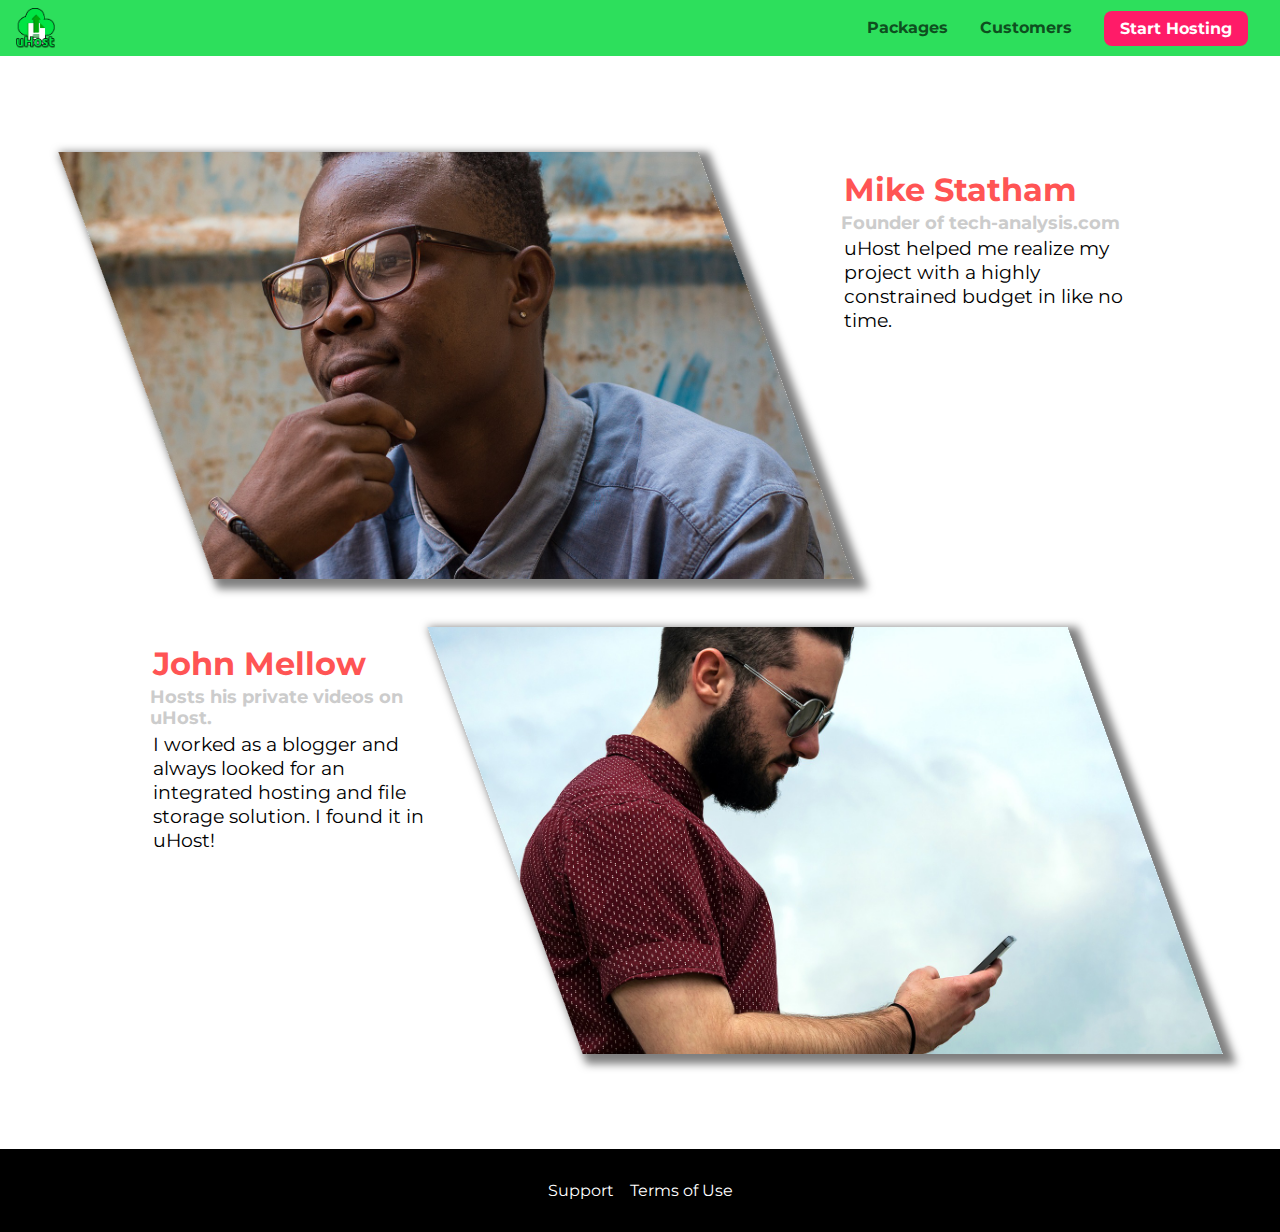
<file: uHost/customers/index.html>
<!DOCTYPE html>
<html lang="en">

<head>
    <meta charset="UTF-8">
    <meta name="viewport" content="width=device-width, initial-scale=1.0">
    <meta http-equiv="X-UA-Compatible" content="ie=edge">
    <title>uHost Customers</title>
    <link rel="shortcut icon" href="../favicon.png">
    <link rel="stylesheet" href="../shared.css">
    <link rel="stylesheet" href="customers.css">
</head>

<body>
    <div class="backdrop"></div>
    <header class="main-header">
        <div class="div_header">
            <button class="toggle-button">
                        <span class="toggle-button__bar"></span>
                        <span class="toggle-button__bar"></span>
                        <span class="toggle-button__bar"></span>
            </button>
            <a href="../Demo.html" class="main-header__brand">
                <img src="../images/uhost-icon.png" alt="uHost">
            </a>
        </div>
        <nav class="main-nav">
            <ul class="main-nav__items">
                <li class="main-nav__item">
                    <a href="../packages/index.html">Packages</a>
                </li>
                <li class="main-nav__item">
                    <a href="customers/index.html">Customers</a>
                </li>
                <li class="main-nav__item main-nav__item--cta">
                    <a href="../start-hosting/index.html">Start Hosting</a>
                </li>
            </ul>
        </nav>
    </header>
    <nav class="mobile-nav">
            <ul class="mobile-nav__items">
                <li class="mobile-nav__item">
                    <a href="../packages/index.html">Packages</a>
                </li>
                <li class="mobile-nav__item">
                    <a href="customers/index.html">Customers</a>
                </li>
                <li class="mobile-nav__item mobile-nav__item--cta">
                    <a href="../start-hosting/index.html">Start Hosting</a>
                </li>
            </ul>
        </nav>
    <main>
        <div>
            <div class="testimonial" id="customer-1">
                <div class="testimonial__image-container">
                    <img src="../images/customer-1.jpg" alt="Mike Statham - Customer" class="testimonial__image">
                </div>
                <div class="testimonial__info">
                    <h1 class="testimonial__name">Mike Statham</h1>
                    <h2 class="testimonial__subtitle">Founder of
                        <a href="tech-analysis.com">tech-analysis.com</a>
                    </h2>
                    <p class="testimonial__text">uHost helped me realize my project with a highly constrained budget in like no time.</p>
                </div>
            </div>
            <div class="testimonial" id="customer-2">

                <div class="testimonial__info">
                    <h1 class="testimonial__name">John Mellow</h1>
                    <h2 class="testimonial__subtitle">Hosts his private videos on uHost.
                    </h2>
                    <p class="testimonial__text">I worked as a blogger and always looked for an integrated hosting and file storage solution. I found
                        it in uHost!
                    </p>
                </div>
                <div class="testimonial__image-container">
                    <img src="../images/customer-2.jpg" alt="John Mellow - Customer" class="testimonial__image">
                </div>
            </div>
        </div>
    </main>
    <footer class="main-footer">
        <nav>
            <ul class="main-footer__links">
                <li class="main-footer__link">
                    <a href="#">Support</a>
                </li>
                <li class="main-footer__link">
                    <a href="#">Terms of Use</a>
                </li>
            </ul>
        </nav>
    </footer>
    <script src="../shared.js"></script>
</body>

</html>
</file>
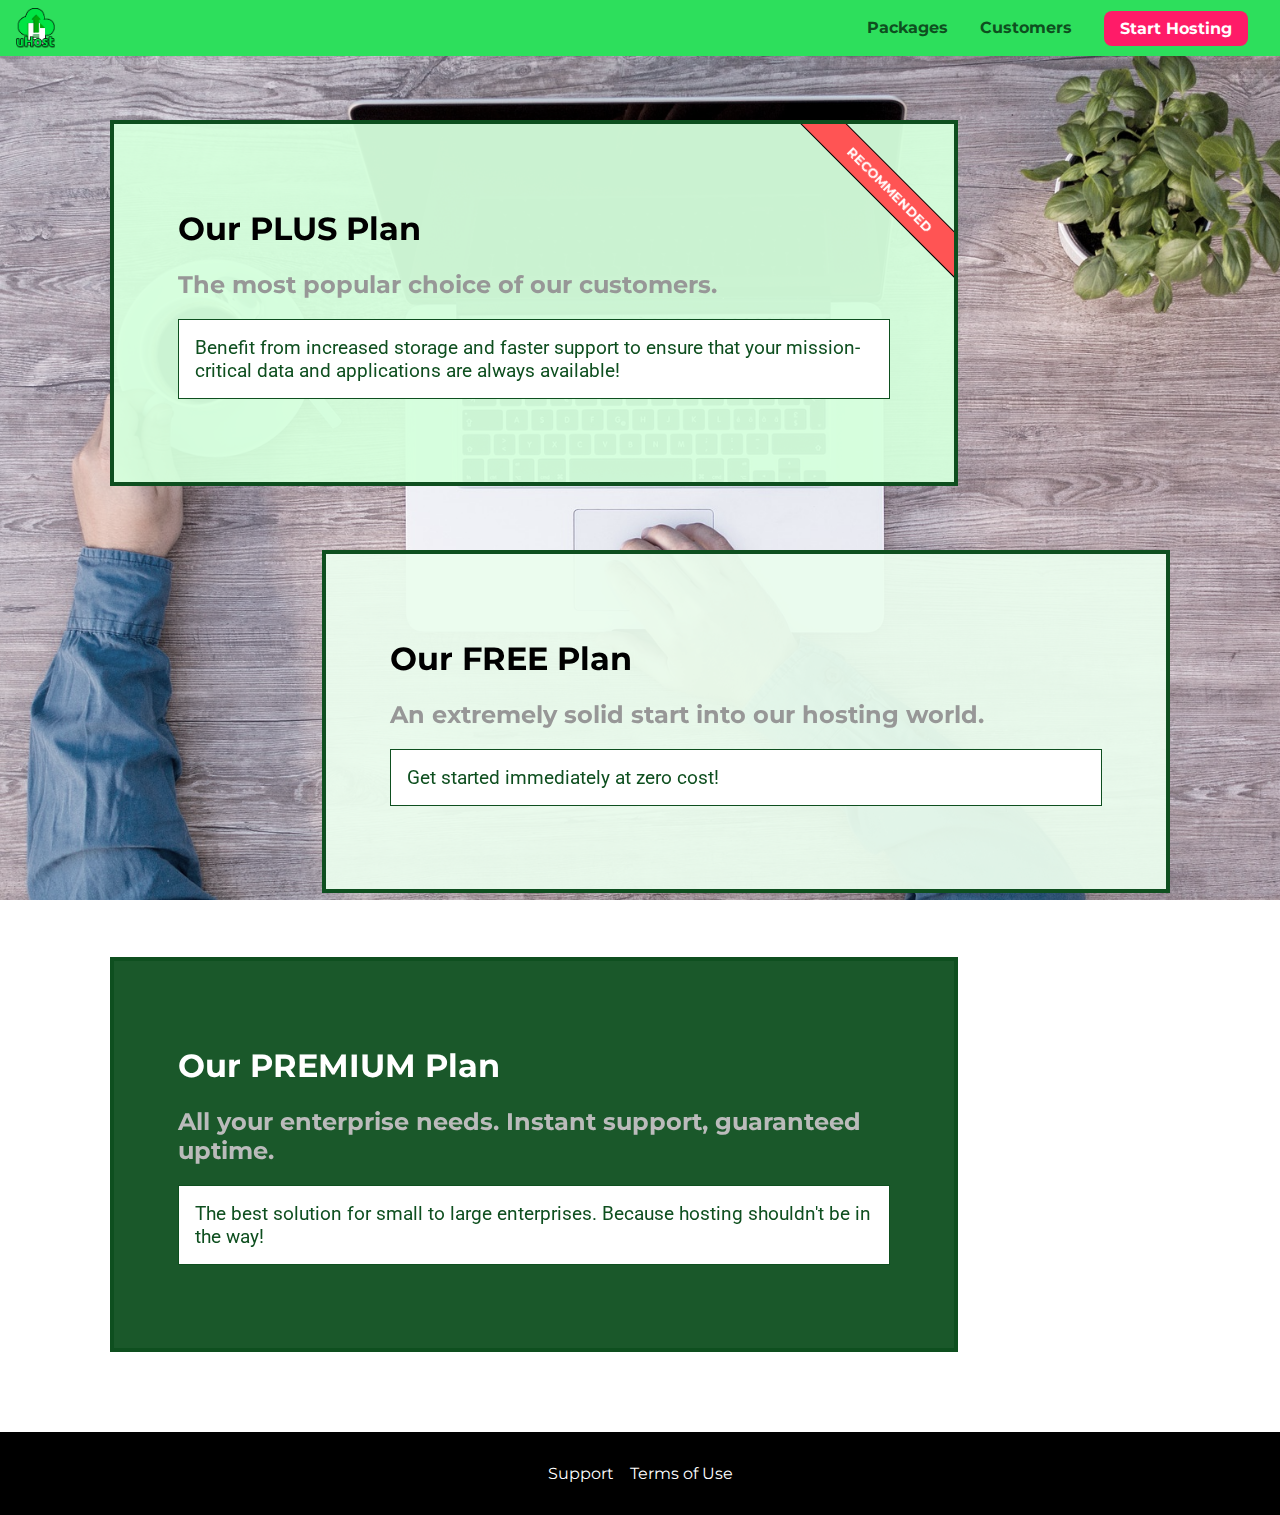
<file: uHost/packages/index.html>
<!DOCTYPE html>
<html lang="en">

<head>
    <meta charset="UTF-8">
    <meta http-equiv="X-UA_Compatible" content="ie=edge">
    <meta name="viewport" content="width=device-width, initial-scale=1.0">
    <title>uHost Packages</title>
    <link rel="shortcut icon" href="../favicon.png">
    <link rel="stylesheet" href="../shared.css">
    <link rel="stylesheet" href="packages.css">
</head>

<body>
    <div class="backdrop"></div>
    <div class="background"></div>
    <header class="main-header">
        <div class="div_header">
            <button class="toggle-button">
                        <span class="toggle-button__bar"></span>
                        <span class="toggle-button__bar"></span>
                        <span class="toggle-button__bar"></span>
            </button>
            <a href="../Demo.html" class="main-header__brand">
                <img src="../images/uhost-icon.png" alt="uHost">
            </a>
        </div>
        <nav class="main-nav">
            <ul class="main-nav__items">
                <li class="main-nav__item">
                    <a href="index.html">Packages</a>
                </li>
                <li class="main-nav__item">
                    <a href="../customers/index.html">Customers</a>
                </li>
                <li class="main-nav__item main-nav__item--cta">
                    <a href="../start-hosting/index.html">Start Hosting</a>
                </li>
            </ul>
        </nav>
    </header>
    <nav class="mobile-nav">
            <ul class="mobile-nav__items">
                <li class="mobile-nav__item">
                    <a href="packages/index.html">Packages</a>
                </li>
                <li class="mobile-nav__item">
                    <a href="../customers/index.html">Customers</a>
                </li>
                <li class="mobile-nav__item mobile-nav__item--cta">
                    <a href="../start-hosting/index.html">Start Hosting</a>
                </li>
            </ul>
        </nav>
    <main>
        <section class="packages-infos" id="plus">
            <a href="#" class="packages-info">
                <h1 class="packages-info__title">Our PLUS Plan</h1>
                <h2 class="packages-info__badge">RECOMMENDED</h2>
                <h2 class="packages-info__subtitle">The most popular choice of our customers.</h2>
                <p class="packages-info__benefit">Benefit from increased storage and faster support to ensure that your mission-critical data and applications
                    are always available!</p>
            </a>
        </section>
        <section class="packages-infos" id="free">
            <a href="#" class="packages-info">
                <h1 class="packages-info__title">Our FREE Plan</h1>
                <h2 class="packages-info__subtitle">An extremely solid start into our hosting world.</h2>
                <p class="packages-info__benefit">Get started immediately at zero cost!</p>
            </a>
        </section>
        <div class="clearfix"></div>
        <section class="packages-infos" id="premium">
            <a href="#" class="packages-info">
                <h1 class="packages-info__title">Our PREMIUM Plan</h1>
                <h2 class="packages-info__subtitle">All your enterprise needs. Instant support, guaranteed uptime. </h2>
                <p class="packages-info__benefit">The best solution for small to large enterprises. Because hosting shouldn't be in the way!</p>
            </a>
        </section>
    </main>
    <footer class="main-footer">
        <nav>
            <ul class="main-footer__links">
                <li class="main-footer__link">
                    <a href="#">Support</a>
                </li>
                <li class="main-footer__link">
                    <a href="#">Terms of Use</a>
                </li>
            </ul>
        </nav>
    </footer>
    <script src="../shared.js"></script>
</body>

</html>
</file>
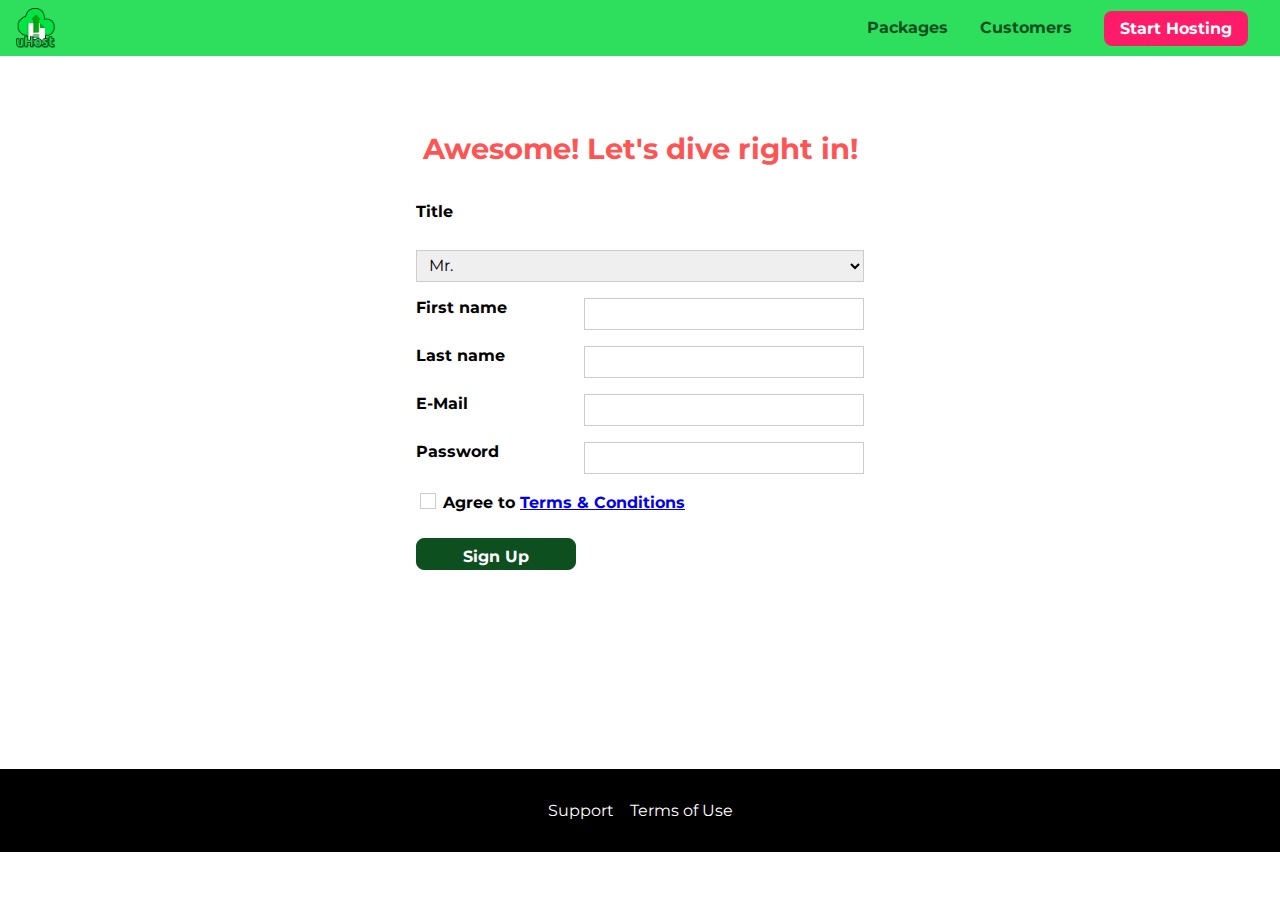
<file: uHost/start-hosting/index.html>
<!DOCTYPE html>
<html lang="en">

<head>
    <meta charset="UTF-8">
    <meta name="viewport" content="width=device-width, initial-scale=1.0">
    <meta http-equiv="X-UA-Compatible" content="ie=edge">
    <title>uHost Signup</title>
    <link rel="shortcut icon" href="../favicon.png">
    <link rel="stylesheet" href="../shared.css">
    <link rel="stylesheet" href="start-hosting.css">
</head>

<body>
    <div class="backdrop"></div>
    <header class="main-header">
        <div>
            <button class="toggle-button">
                <span class="toggle-button__bar"></span>
                <span class="toggle-button__bar"></span>
                <span class="toggle-button__bar"></span>
            </button>
            <a href="../Demo.html" class="main-header__brand">
                <img src="../images/uhost-icon.png" alt="uHost - Your favorite hosting company">
            </a>
        </div>
        <nav class="main-nav">
            <ul class="main-nav__items">
                <li class="main-nav__item">
                    <a href="../packages/index.html">Packages</a>
                </li>
                <li class="main-nav__item">
                    <a href="../customers/index.html">Customers</a>
                </li>
                <li class="main-nav__item main-nav__item--cta">
                    <a href="index.html">Start Hosting</a>
                </li>
            </ul>
        </nav>
    </header>
    <nav class="mobile-nav">
        <ul class="mobile-nav__items">
            <li class="mobile-nav__item">
                <a href="../packages/index.html">Packages</a>
            </li>
            <li class="mobile-nav__item">
                <a href="../customers/index.html">Customers</a>
            </li>
            <li class="mobile-nav__item mobile-nav__item--cta">
                <a href="index.html">Start Hosting</a>
            </li>
        </ul>
    </nav>
    <main class="signup-page">
        <h1 class="signup-title">Awesome! Let's dive right in!</h1>
        <form action="index.html" class="signup-form">
            <label for="title">Title</label>
            <select id="title">
                <option value="mr">Mr.</option>
                <option value="ms">Ms.</option>
            </select>
            <label for="first-name">First name</label>
            <input type="text" id="first-name">
            <label for="last-name">Last name</label>
            <input type="text" id="last-name">
            <label for="email">E-Mail</label>
            <input type="email" id="email">
            <label for="password">Password</label>
            <input type="password" id="password">
            <div class="signup-form__checkbox">
                <input type="checkbox" id="agree-terms">
            <label for="agree-terms">Agree to
                <a href="#">Terms &amp; Conditions</a>
            </label>
            </div>
            <button type="submit" class="button">Sign Up</button>
        </form>
    </main>
    <footer class="main-footer">
        <nav>
            <ul class="main-footer__links">
                <li class="main-footer__link">
                    <a href="#">Support</a>
                </li>
                <li class="main-footer__link">
                    <a href="#">Terms of Use</a>
                </li>
            </ul>
        </nav>
    </footer>
    <script src="../shared.js"></script>
</body>

</html>
</file>
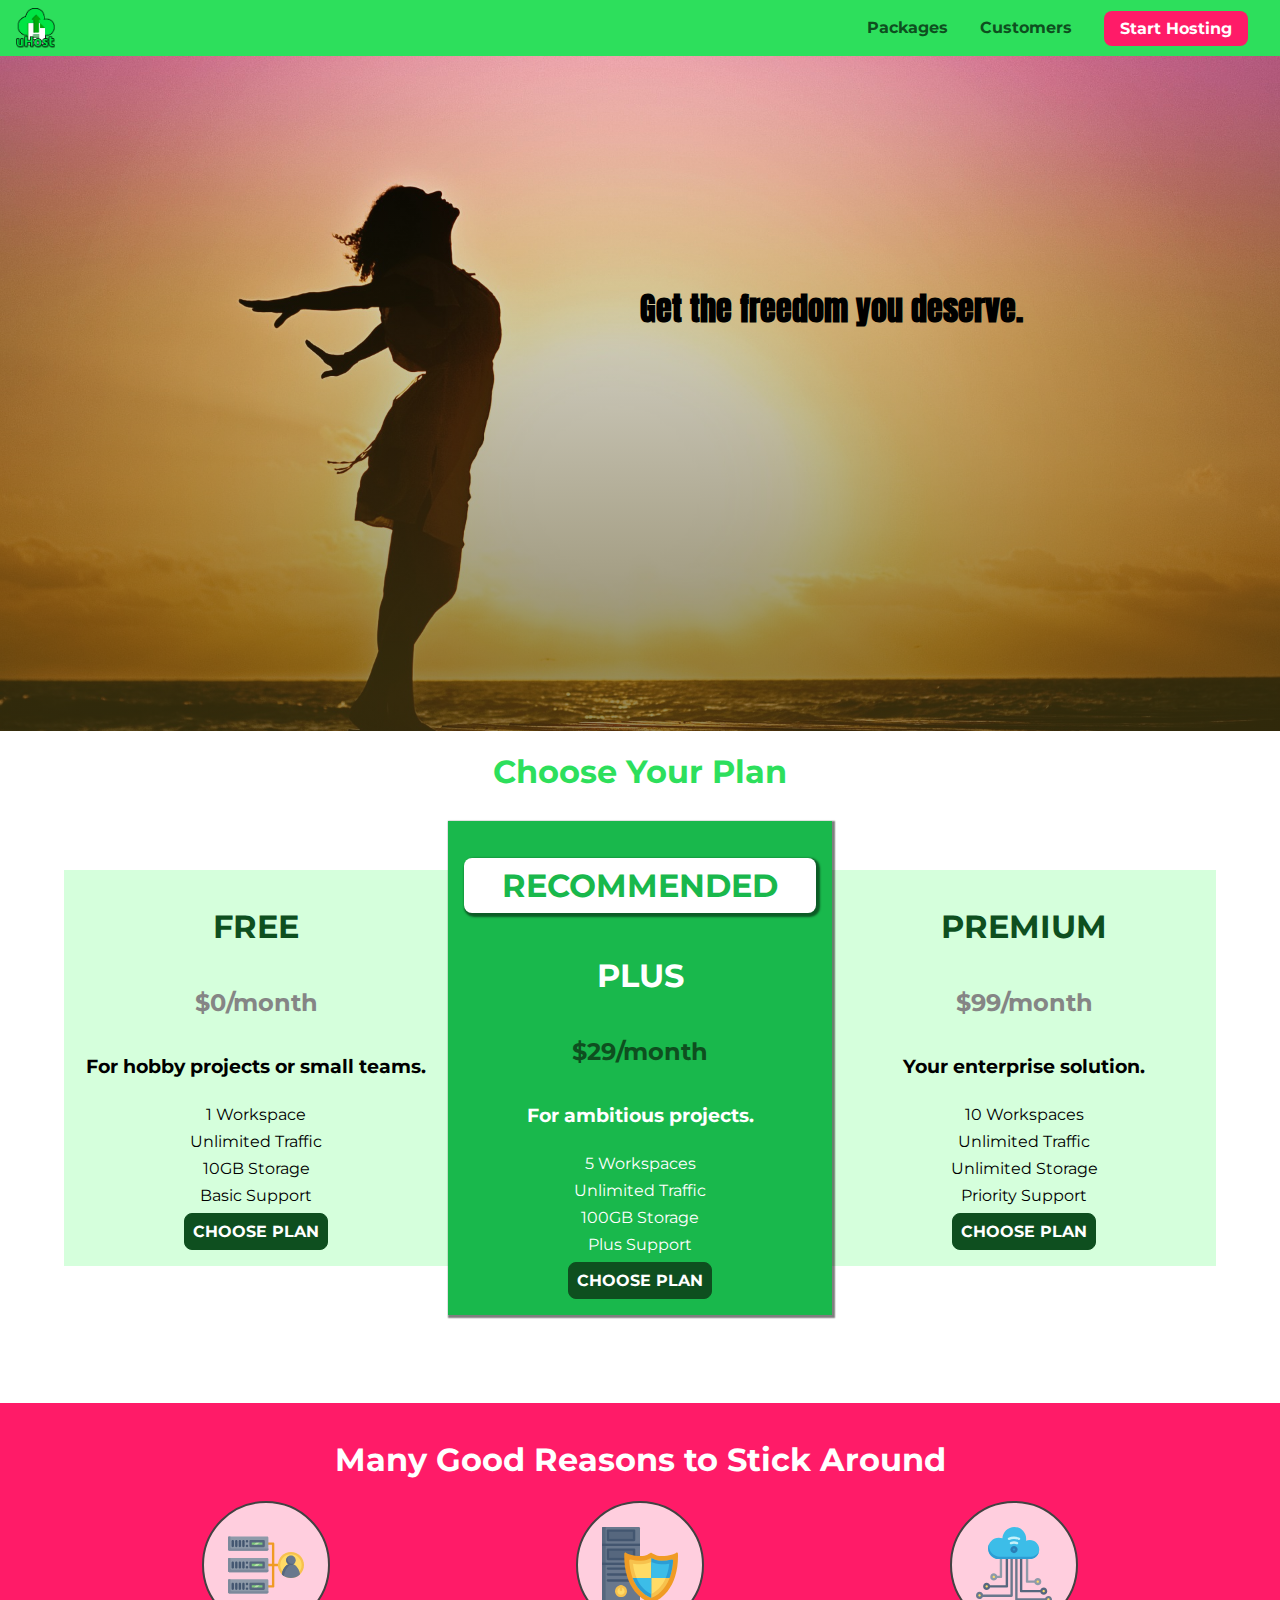
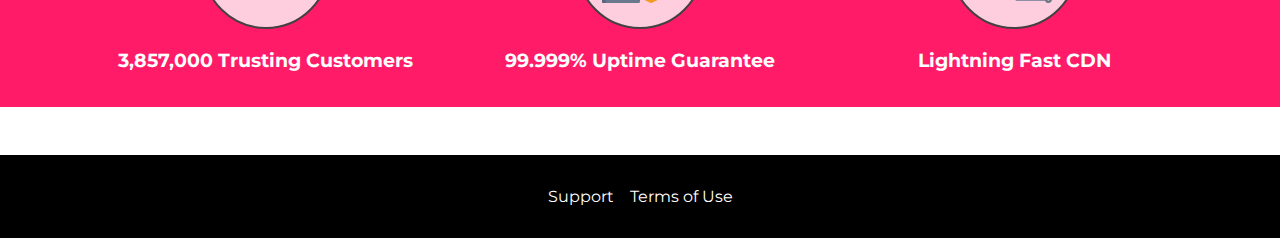
<file: uHost/Demo.html>
<!DOCTYPE html>
<html lang="en">
  <head>
    <meta charset="UTF-8" />
    <meta http-equiv="X-UA_Compatible" content="ie=edge" />
    <meta name="viewport" content="width=device-width, initial-scale=1.0" />
    <title>uHost</title>
    <link rel="shortcut icon" href="favicon.png" />
    <link rel="stylesheet" href="shared.css" />
    <link rel="stylesheet" href="main.css" />
  </head>

  <body>
    <div class="backdrop"></div>
    <div class="modal">
      <h1 class="modal__title">Do you want to continue?</h1>
      <div class="modal__actions">
        <a href="start-hosting/index.html" class="modal__action">Yes!</a>
        <button class="modal__action modal__action--negative" type="button">
          No!
        </button>
      </div>
    </div>
    <header class="main-header">
      <div class="div_header">
        <button class="toggle-button">
          <span class="toggle-button__bar"></span>
          <span class="toggle-button__bar"></span>
          <span class="toggle-button__bar"></span>
        </button>
        <a href="Demo.html" class="main-header__brand">
          <img src="images/uhost-icon.png" />
        </a>
      </div>
      <nav class="main-nav">
        <ul class="main-nav__items">
          <li class="main-nav__item">
            <a href="packages/index.html">Packages</a>
          </li>
          <li class="main-nav__item">
            <a href="customers/index.html">Customers</a>
          </li>
          <li class="main-nav__item main-nav__item--cta">
            <a href="start-hosting/index.html">Start Hosting</a>
          </li>
        </ul>
      </nav>
    </header>
    <nav class="mobile-nav">
      <ul class="mobile-nav__items">
        <li class="mobile-nav__item">
          <a href="packages/index.html">Packages</a>
        </li>
        <li class="mobile-nav__item">
          <a href="customers/index.html">Customers</a>
        </li>
        <li class="mobile-nav__item mobile-nav__item--cta">
          <a href="start-hosting/index.html">Start Hosting</a>
        </li>
      </ul>
    </nav>
    <main>
      <section id="product-overview">
        <h1>Get the freedom you deserve.</h1>
      </section>
      <section id="plans">
        <h1 class="section-title">Choose Your Plan</h1>
        <div class="plans__list">
          <article class="plan">
            <h1 class="plan__title">FREE</h1>
            <h2 class="plan__price">$0/month</h2>
            <h3>For hobby projects or small teams.</h3>
            <ul class="plan__features">
              <li class="plan__feature">1 Workspace</li>
              <li class="plan__feature">Unlimited Traffic</li>
              <li class="plan__feature">10GB Storage</li>
              <li class="plan__feature">Basic Support</li>
            </ul>
            <div>
              <button class="button">CHOOSE PLAN</button>
            </div>
          </article>
          <article class="plan plan--highlighted">
            <h1 class="plan__annotation">RECOMMENDED</h1>
            <h1 class="plan__title">PLUS</h1>
            <h2 class="plan__price">$29/month</h2>
            <h3>For ambitious projects.</h3>
            <ul class="plan__features">
              <li class="plan__feature">5 Workspaces</li>
              <li class="plan__feature">Unlimited Traffic</li>
              <li class="plan__feature">100GB Storage</li>
              <li class="plan__feature">Plus Support</li>
            </ul>
            <div>
              <button class="button">CHOOSE PLAN</button>
            </div>
          </article>
          <article class="plan">
            <h1 class="plan__title">PREMIUM</h1>
            <h2 class="plan__price">$99/month</h2>
            <h3>Your enterprise solution.</h3>
            <ul class="plan__features">
              <li class="plan__feature">10 Workspaces</li>
              <li class="plan__feature">Unlimited Traffic</li>
              <li class="plan__feature">Unlimited Storage</li>
              <li class="plan__feature">Priority Support</li>
            </ul>
            <div>
              <button class="button">CHOOSE PLAN</button>
            </div>
          </article>
        </div>
      </section>
      <section id="key-features">
        <h1 class="section-title">Many Good Reasons to Stick Around</h1>
        <ul class="key-feature__list">
          <li class="key-feature">
            <div class="key-feature__image">
              <svg viewBox="0 0 512 512">
                <path
                  style="fill:#F09B24;"
                  d="M344,248h-32V112c0-4.418-3.582-8-8-8h-40c-4.418,0-8,3.582-8,8s3.582,8,8,8h32v128h-32  c-4.418,0-8,3.582-8,8s3.582,8,8,8h32v128h-32c-4.418,0-8,3.582-8,8s3.582,8,8,8h40c4.418,0,8-3.582,8-8V264h32c4.418,0,8-3.582,8-8  S348.418,248,344,248z"
                />
                <path
                  style="fill:#8E9AA9;"
                  d="M264,64H8c-4.418,0-8,3.582-8,8v80c0,4.418,3.582,8,8,8h256c4.418,0,8-3.582,8-8V72  C272,67.582,268.418,64,264,64z"
                />
                <path
                  style="fill:#7C899B;"
                  d="M24,144c-4.418,0-8-3.582-8-8V64H8c-4.418,0-8,3.582-8,8v80c0,4.418,3.582,8,8,8h256  c4.418,0,8-3.582,8-8v-8H24z"
                />
                <rect
                  x="152"
                  y="96"
                  style="fill:#B8E3A8;"
                  width="88"
                  height="32"
                />
                <g>
                  <polygon
                    style="fill:#7EC97D;"
                    points="152,96 152,128 166,128 198,96  "
                  />
                  <polygon
                    style="fill:#7EC97D;"
                    points="220,96 188,128 240,128 240,96  "
                  />
                </g>
                <path
                  style="fill:#56677E;"
                  d="M240,136h-88c-4.418,0-8-3.582-8-8V96c0-4.418,3.582-8,8-8h88c4.418,0,8,3.582,8,8v32  C248,132.418,244.418,136,240,136z M160,120h72v-16h-72V120z"
                />
                <g>
                  <path
                    style="fill:#435670;"
                    d="M32,136c-4.418,0-8-3.582-8-8V96c0-4.418,3.582-8,8-8s8,3.582,8,8v32C40,132.418,36.418,136,32,136z   "
                  />
                  <path
                    style="fill:#435670;"
                    d="M56,136c-4.418,0-8-3.582-8-8V96c0-4.418,3.582-8,8-8s8,3.582,8,8v32C64,132.418,60.418,136,56,136z   "
                  />
                  <path
                    style="fill:#435670;"
                    d="M80,136c-4.418,0-8-3.582-8-8V96c0-4.418,3.582-8,8-8s8,3.582,8,8v32C88,132.418,84.418,136,80,136z   "
                  />
                  <path
                    style="fill:#435670;"
                    d="M104,136c-4.418,0-8-3.582-8-8V96c0-4.418,3.582-8,8-8s8,3.582,8,8v32   C112,132.418,108.418,136,104,136z"
                  />
                  <path
                    style="fill:#435670;"
                    d="M128,105c-4.418,0-8-3.582-8-8v-1c0-4.418,3.582-8,8-8s8,3.582,8,8v1   C136,101.418,132.418,105,128,105z"
                  />
                  <path
                    style="fill:#435670;"
                    d="M128,136c-4.418,0-8-3.582-8-8v-1c0-4.418,3.582-8,8-8s8,3.582,8,8v1   C136,132.418,132.418,136,128,136z"
                  />
                </g>
                <path
                  style="fill:#8E9AA9;"
                  d="M264,208H8c-4.418,0-8,3.582-8,8v80c0,4.418,3.582,8,8,8h256c4.418,0,8-3.582,8-8v-80  C272,211.582,268.418,208,264,208z"
                />
                <path
                  style="fill:#7C899B;"
                  d="M24,288c-4.418,0-8-3.582-8-8v-72H8c-4.418,0-8,3.582-8,8v80c0,4.418,3.582,8,8,8h256  c4.418,0,8-3.582,8-8v-8H24z"
                />
                <rect
                  x="152"
                  y="240"
                  style="fill:#B8E3A8;"
                  width="88"
                  height="32"
                />
                <g>
                  <polygon
                    style="fill:#7EC97D;"
                    points="152,240 152,272 166,272 198,240  "
                  />
                  <polygon
                    style="fill:#7EC97D;"
                    points="220,240 188,272 240,272 240,240  "
                  />
                </g>
                <path
                  style="fill:#56677E;"
                  d="M240,280h-88c-4.418,0-8-3.582-8-8v-32c0-4.418,3.582-8,8-8h88c4.418,0,8,3.582,8,8v32  C248,276.418,244.418,280,240,280z M160,264h72v-16h-72V264z"
                />
                <g>
                  <path
                    style="fill:#435670;"
                    d="M32,280c-4.418,0-8-3.582-8-8v-32c0-4.418,3.582-8,8-8s8,3.582,8,8v32C40,276.418,36.418,280,32,280   z"
                  />
                  <path
                    style="fill:#435670;"
                    d="M56,280c-4.418,0-8-3.582-8-8v-32c0-4.418,3.582-8,8-8s8,3.582,8,8v32C64,276.418,60.418,280,56,280   z"
                  />
                  <path
                    style="fill:#435670;"
                    d="M80,280c-4.418,0-8-3.582-8-8v-32c0-4.418,3.582-8,8-8s8,3.582,8,8v32C88,276.418,84.418,280,80,280   z"
                  />
                  <path
                    style="fill:#435670;"
                    d="M104,280c-4.418,0-8-3.582-8-8v-32c0-4.418,3.582-8,8-8s8,3.582,8,8v32   C112,276.418,108.418,280,104,280z"
                  />
                  <path
                    style="fill:#435670;"
                    d="M128,249c-4.418,0-8-3.582-8-8v-1c0-4.418,3.582-8,8-8s8,3.582,8,8v1   C136,245.418,132.418,249,128,249z"
                  />
                  <path
                    style="fill:#435670;"
                    d="M128,280c-4.418,0-8-3.582-8-8v-1c0-4.418,3.582-8,8-8s8,3.582,8,8v1   C136,276.418,132.418,280,128,280z"
                  />
                </g>
                <path
                  style="fill:#8E9AA9;"
                  d="M264,352H8c-4.418,0-8,3.582-8,8v80c0,4.418,3.582,8,8,8h256c4.418,0,8-3.582,8-8v-80  C272,355.582,268.418,352,264,352z"
                />
                <path
                  style="fill:#7C899B;"
                  d="M24,432c-4.418,0-8-3.582-8-8v-72H8c-4.418,0-8,3.582-8,8v80c0,4.418,3.582,8,8,8h256  c4.418,0,8-3.582,8-8v-8H24z"
                />
                <rect
                  x="152"
                  y="384"
                  style="fill:#B8E3A8;"
                  width="88"
                  height="32"
                />
                <g>
                  <polygon
                    style="fill:#7EC97D;"
                    points="152,384 152,416 166,416 198,384  "
                  />
                  <polygon
                    style="fill:#7EC97D;"
                    points="220,384 188,416 240,416 240,384  "
                  />
                </g>
                <path
                  style="fill:#56677E;"
                  d="M240,424h-88c-4.418,0-8-3.582-8-8v-32c0-4.418,3.582-8,8-8h88c4.418,0,8,3.582,8,8v32  C248,420.418,244.418,424,240,424z M160,408h72v-16h-72V408z"
                />
                <g>
                  <path
                    style="fill:#435670;"
                    d="M32,424c-4.418,0-8-3.582-8-8v-32c0-4.418,3.582-8,8-8s8,3.582,8,8v32C40,420.418,36.418,424,32,424   z"
                  />
                  <path
                    style="fill:#435670;"
                    d="M56,424c-4.418,0-8-3.582-8-8v-32c0-4.418,3.582-8,8-8s8,3.582,8,8v32C64,420.418,60.418,424,56,424   z"
                  />
                  <path
                    style="fill:#435670;"
                    d="M80,424c-4.418,0-8-3.582-8-8v-32c0-4.418,3.582-8,8-8s8,3.582,8,8v32C88,420.418,84.418,424,80,424   z"
                  />
                  <path
                    style="fill:#435670;"
                    d="M104,424c-4.418,0-8-3.582-8-8v-32c0-4.418,3.582-8,8-8s8,3.582,8,8v32   C112,420.418,108.418,424,104,424z"
                  />
                  <path
                    style="fill:#435670;"
                    d="M128,393c-4.418,0-8-3.582-8-8v-1c0-4.418,3.582-8,8-8s8,3.582,8,8v1   C136,389.418,132.418,393,128,393z"
                  />
                  <path
                    style="fill:#435670;"
                    d="M128,424c-4.418,0-8-3.582-8-8v-1c0-4.418,3.582-8,8-8s8,3.582,8,8v1   C136,420.418,132.418,424,128,424z"
                  />
                </g>
                <path
                  style="fill:#F7C14D;"
                  d="M424,168c-48.523,0-88,39.477-88,88s39.477,88,88,88s88-39.477,88-88S472.523,168,424,168z"
                />
                <path
                  style="fill:#FFDB66;"
                  d="M424,184c-39.701,0-72,32.299-72,72s32.299,72,72,72s72-32.299,72-72S463.701,184,424,184z"
                />
                <path
                  style="fill:#69788D;"
                  d="M484.893,314.16C476.393,274.588,451.922,248,424,248s-52.393,26.588-60.893,66.16  c-0.605,2.82,0.354,5.749,2.511,7.664C381.731,336.124,402.465,344,424,344s42.269-7.876,58.381-22.176  C484.539,319.909,485.498,316.98,484.893,314.16z"
                />
                <path
                  style="fill:#56677E;"
                  d="M434.053,249.171C430.768,248.403,427.411,248,424,248c-27.922,0-52.393,26.588-60.893,66.16  c-0.605,2.82,0.354,5.749,2.511,7.664c3.383,3.002,6.979,5.703,10.734,8.125C384.904,286.243,407.373,255.378,434.053,249.171z"
                />
                <path
                  style="fill:#69788D;"
                  d="M424,192c-17.645,0-32,14.355-32,32s14.355,32,32,32s32-14.355,32-32S441.645,192,424,192z"
                />
                <path
                  style="fill:#56677E;"
                  d="M432,248c-17.645,0-32-14.355-32-32c0-6.783,2.128-13.076,5.742-18.258  C397.444,203.53,392,213.138,392,224c0,17.645,14.355,32,32,32c10.862,0,20.471-5.444,26.258-13.742  C445.076,245.872,438.783,248,432,248z"
                />
              </svg>
            </div>
            <p class="key-feature__description">3,857,000 Trusting Customers</p>
          </li>
          <li class="key-feature">
            <div class="key-feature__image">
              <svg viewBox="0 0 512 512">
                <path
                  style="fill:#69788D;"
                  d="M248,0H8C3.582,0,0,3.582,0,8v496c0,4.418,3.582,8,8,8h240c4.418,0,8-3.582,8-8V8  C256,3.582,252.418,0,248,0z"
                />
                <path
                  style="fill:#56677E;"
                  d="M24,504V8c0-4.418,3.582-8,8-8H8C3.582,0,0,3.582,0,8v496c0,4.418,3.582,8,8,8h24  C27.582,512,24,508.418,24,504z"
                />
                <g>
                  <rect
                    x="0"
                    y="112"
                    style="fill:#435670;"
                    width="256"
                    height="16"
                  />
                  <rect
                    x="0"
                    y="240"
                    style="fill:#435670;"
                    width="256"
                    height="16"
                  />
                </g>
                <path
                  style="fill:#F7C14D;"
                  d="M128,392c-22.056,0-40,17.944-40,40s17.944,40,40,40s40-17.944,40-40S150.056,392,128,392z"
                />
                <path
                  style="fill:#FFDB66;"
                  d="M128,408c-13.233,0-24,10.767-24,24s10.767,24,24,24s24-10.767,24-24S141.233,408,128,408z"
                />
                <path
                  style="fill:#F7C14D;"
                  d="M128,392c-2.739,0-5.414,0.278-8,0.805V424c0,4.418,3.582,8,8,8c4.418,0,8-3.582,8-8v-31.195  C133.414,392.278,130.739,392,128,392z"
                />
                <g>
                  <path
                    style="fill:#435670;"
                    d="M216,288H40c-4.418,0-8-3.582-8-8s3.582-8,8-8h176c4.418,0,8,3.582,8,8S220.418,288,216,288z"
                  />
                  <path
                    style="fill:#435670;"
                    d="M216,328H40c-4.418,0-8-3.582-8-8s3.582-8,8-8h176c4.418,0,8,3.582,8,8S220.418,328,216,328z"
                  />
                  <path
                    style="fill:#435670;"
                    d="M216,368H40c-4.418,0-8-3.582-8-8s3.582-8,8-8h176c4.418,0,8,3.582,8,8S220.418,368,216,368z"
                  />
                  <path
                    style="fill:#435670;"
                    d="M216,16H40c-4.418,0-8,3.582-8,8v64c0,4.418,3.582,8,8,8h176c4.418,0,8-3.582,8-8V24   C224,19.582,220.418,16,216,16z"
                  />
                </g>
                <rect
                  x="48"
                  y="32"
                  style="fill:#56677E;"
                  width="160"
                  height="48"
                />
                <path
                  style="fill:#435670;"
                  d="M216,144H40c-4.418,0-8,3.582-8,8v64c0,4.418,3.582,8,8,8h176c4.418,0,8-3.582,8-8v-64  C224,147.582,220.418,144,216,144z"
                />
                <rect
                  x="48"
                  y="160"
                  style="fill:#56677E;"
                  width="160"
                  height="48"
                />
                <path
                  style="fill:#F09B24;"
                  d="M511.747,180.237c-0.194-6.537-8.107-10.107-13.135-5.894c-5.6,4.693-42.904,21.282-98.514,21.282  c-33.45,0-64.625-20.999-64.929-21.206c-2.9-1.991-6.764-1.85-9.512,0.346c-2.677,2.135-27.201,20.86-63.793,20.86  c-55.607,0-92.914-16.589-98.515-21.282c-5.028-4.211-12.941-0.645-13.135,5.894c-1.634,54.834,4.655,105.941,18.693,151.903  c12.096,39.604,29.759,74.047,52.497,102.373c27.538,34.304,62.743,59.882,104.66,76.045c3.069,1.918,6.757,1.921,9.83,0  c41.917-16.163,77.122-41.741,104.66-76.045c22.738-28.326,40.401-62.77,52.497-102.373  C507.092,286.179,513.381,235.071,511.747,180.237z"
                />
                <path
                  style="fill:#F7C14D;"
                  d="M476.21,221.226c-1.953-1.631-4.568-2.235-7.036-1.628c-21.686,5.327-44.926,8.028-69.075,8.028  c-25.926,0-49.633-8.975-64.955-16.504c-2.307-1.134-5.016-1.091-7.284,0.116c-14.059,7.477-36.919,16.388-65.994,16.388  c-24.153,0-47.394-2.701-69.075-8.028c-5.155-1.268-10.221,2.966-9.894,8.261c2.077,33.693,7.668,65.635,16.616,94.935  c22.774,74.565,66.139,126.334,128.888,153.868c2.032,0.891,4.397,0.891,6.43,0c61.777-27.107,104.716-78.876,127.62-153.868  c8.948-29.3,14.539-61.241,16.616-94.935C479.224,225.319,478.163,222.856,476.21,221.226z"
                />
                <path
                  style="fill:#FFDB66;"
                  d="M331.609,451.727c-52.604-25.289-89.304-70.987-109.144-135.944  c-6.532-21.39-11.162-44.336-13.82-68.447c17.133,2.852,34.952,4.291,53.22,4.291c29.394,0,53.376-7.793,69.978-15.561  c17.44,7.736,41.656,15.561,68.256,15.561c18.267,0,36.085-1.439,53.219-4.291c-2.659,24.112-7.288,47.06-13.82,68.448  C419.545,381.108,383.27,426.805,331.609,451.727z"
                />
                <g>
                  <path
                    style="fill:#2C9DD4;"
                    d="M479.066,227.858c0.157-2.539-0.903-5.002-2.856-6.633s-4.568-2.235-7.036-1.628   c-21.686,5.327-44.926,8.028-69.075,8.028c-25.926,0-49.633-8.975-64.955-16.504c-1.057-0.52-2.2-0.78-3.345-0.806l-0.072,133.351   h123.601c2.556-6.746,4.933-13.702,7.123-20.874C471.398,293.493,476.989,261.552,479.066,227.858z"
                  />
                  <path
                    style="fill:#2C9DD4;"
                    d="M206.658,343.667c24.153,63.42,65.028,108.108,121.743,132.995c1.031,0.452,2.147,0.673,3.263,0.666   l0.063-133.661H206.658z"
                  />
                </g>
                <g>
                  <path
                    style="fill:#3CBDE8;"
                    d="M439.497,315.783c6.532-21.389,11.161-44.336,13.82-68.448c-17.134,2.852-34.952,4.291-53.219,4.291   c-26.6,0-50.815-7.824-68.256-15.561l-0.116,107.601h97.758C433.179,334.807,436.524,325.518,439.497,315.783z"
                  />
                  <path
                    style="fill:#3CBDE8;"
                    d="M232.523,343.667c21.144,50.298,54.363,86.56,99.087,108.06l0.117-108.06H232.523z"
                  />
                </g>
              </svg>
            </div>
            <p class="key-feature__description">99.999% Uptime Guarantee</p>
          </li>
          <li class="key-feature">
            <div class="key-feature__image">
              <svg viewBox="0 0 512 512">
                <path
                  style="fill:#8E9AA9;"
                  d="M168,200c-4.418,0-8,3.582-8,8v120h-17.376c-3.302-9.311-12.194-16-22.624-16  c-13.234,0-24,10.767-24,24s10.766,24,24,24c10.429,0,19.321-6.689,22.624-16H168c4.418,0,8-3.582,8-8V208  C176,203.582,172.418,200,168,200z"
                />
                <path
                  style="fill:#FFDB66;"
                  d="M120,328c-4.411,0-8,3.589-8,8s3.589,8,8,8s8-3.589,8-8S124.411,328,120,328z"
                />
                <path
                  style="fill:#56677E;"
                  d="M208,200c-4.418,0-8,3.582-8,8v184H94.624C91.322,382.689,82.43,376,72,376  c-13.234,0-24,10.767-24,24s10.766,24,24,24c10.429,0,19.321-6.689,22.624-16H208c4.418,0,8-3.582,8-8V208  C216,203.582,212.418,200,208,200z"
                />
                <path
                  style="fill:#FFDB66;"
                  d="M72,392c-4.411,0-8,3.589-8,8s3.589,8,8,8s8-3.589,8-8S76.411,392,72,392z"
                />
                <path
                  style="fill:#69788D;"
                  d="M240,208c-4.418,0-8,3.582-8,8v239H47.24c-2.671-10.34-12.078-18-23.24-18c-13.234,0-24,10.767-24,24  s10.766,24,24,24c9.666,0,18.009-5.747,21.809-14H240c4.418,0,8-3.582,8-8V216C248,211.582,244.418,208,240,208z"
                />
                <path
                  style="fill:#FFDB66;"
                  d="M24,453c-4.411,0-8,3.589-8,8s3.589,8,8,8s8-3.589,8-8S28.411,453,24,453z"
                />
                <path
                  style="fill:#69788D;"
                  d="M488,464c-10.429,0-19.321,6.689-22.624,16H280V208c0-4.418-3.582-8-8-8s-8,3.582-8,8v280  c0,4.418,3.582,8,8,8h193.376c3.302,9.311,12.194,16,22.624,16c13.234,0,24-10.767,24-24S501.234,464,488,464z"
                />
                <path
                  style="fill:#FFDB66;"
                  d="M488,480c-4.411,0-8,3.589-8,8s3.589,8,8,8s8-3.589,8-8S492.411,480,488,480z"
                />
                <path
                  style="fill:#56677E;"
                  d="M456,408c-10.429,0-19.321,6.689-22.624,16H312V208c0-4.418-3.582-8-8-8s-8,3.582-8,8v224  c0,4.418,3.582,8,8,8h129.376c3.302,9.311,12.194,16,22.624,16c13.234,0,24-10.767,24-24S469.234,408,456,408z"
                />
                <path
                  style="fill:#FFDB66;"
                  d="M456,424c-4.411,0-8,3.589-8,8s3.589,8,8,8s8-3.589,8-8S460.411,424,456,424z"
                />
                <path
                  style="fill:#8E9AA9;"
                  d="M416,344c-10.429,0-19.321,6.689-22.624,16H352V208c0-4.418-3.582-8-8-8s-8,3.582-8,8v160  c0,4.418,3.582,8,8,8h49.376c3.302,9.311,12.194,16,22.624,16c13.234,0,24-10.767,24-24S429.234,344,416,344z"
                />
                <path
                  style="fill:#FFDB66;"
                  d="M416,360c-4.411,0-8,3.589-8,8s3.589,8,8,8s8-3.589,8-8S420.411,360,416,360z"
                />
                <path
                  style="fill:#3CBDE8;"
                  d="M362,88c-8.741,0-17.231,1.751-25.06,5.085C337.646,88.797,338,84.43,338,80  c0-44.112-35.888-80-80-80c-42.823,0-77.895,33.816-79.909,76.149C170.393,73.415,162.244,72,154,72c-39.701,0-72,32.299-72,72  s32.299,72,72,72h208c35.29,0,64-28.71,64-64S397.29,88,362,88z"
                />
                <path
                  style="fill:#2C9DD4;"
                  d="M368,200H160c-39.701,0-72-32.299-72-72c0-5.863,0.721-11.559,2.05-17.019  C84.918,120.88,82,132.102,82,144c0,39.701,32.299,72,72,72h208c30.389,0,55.88-21.296,62.379-49.743  C413.565,186.327,392.352,200,368,200z"
                />
                <path
                  style="fill:#2A7DB5;"
                  d="M256,128c-13.234,0-24,10.767-24,24s10.766,24,24,24c13.233,0,24-10.767,24-24S269.233,128,256,128z"
                />
                <path
                  style="fill:#2C9DD4;"
                  d="M256,144c-4.411,0-8,3.589-8,8s3.589,8,8,8c4.411,0,8-3.589,8-8S260.411,144,256,144z"
                />
                <g>
                  <path
                    style="fill:#C5F1FA;"
                    d="M221.755,87.695c-2.994,0-5.864-1.688-7.233-4.572c-1.894-3.991-0.194-8.763,3.798-10.657   C230.157,66.849,242.834,64,256,64c13.166,0,25.844,2.849,37.68,8.466c3.992,1.895,5.692,6.666,3.798,10.657   s-6.666,5.692-10.657,3.798C277.144,82.328,266.774,80,256,80c-10.774,0-21.144,2.328-30.821,6.921   C224.072,87.446,222.904,87.695,221.755,87.695z"
                  />
                  <path
                    style="fill:#C5F1FA;"
                    d="M276.545,116.618c-1.148,0-2.316-0.249-3.424-0.774C267.745,113.293,261.985,112,256,112   c-5.985,0-11.745,1.293-17.121,3.844c-3.991,1.895-8.763,0.192-10.657-3.798c-1.894-3.992-0.193-8.764,3.798-10.657   C239.557,97.813,247.625,96,256,96c8.376,0,16.444,1.813,23.98,5.389c3.991,1.894,5.692,6.665,3.798,10.657   C282.41,114.93,279.539,116.618,276.545,116.618z"
                  />
                </g>
              </svg>
            </div>
            <p class="key-feature__description">Lightning Fast CDN</p>
          </li>
        </ul>
      </section>
    </main>
    <footer class="main-footer">
      <nav>
        <ul class="main-footer__links">
          <li class="main-footer__link">
            <a href="#">Support</a>
          </li>
          <li class="main-footer__link">
            <a href="#">Terms of Use</a>
          </li>
        </ul>
      </nav>
    </footer>
    <script src="shared.js"></script>
  </body>
</html>
</file>
<file: uHost/shared.css>
@import url('https://fonts.googleapis.com/css?family=Roboto:100,400,900');
@import url('https://fonts.googleapis.com/css?family=Anton');
@import url('https://fonts.googleapis.com/css?family=Montserrat:400,700');

:root {
   --dark-green: #0e4f1f;
   --highlight-color: #ff1b68;
}

* {
    box-sizing: border-box;
}

html {
    height: 100%;
}

body {
    font-family: 'Montserrat', sans-serif;
    margin: 0;
    display: grid;
    grid-template-rows: 3.5rem auto fit-content(8rem);
    height: 100%;
    grid-template-areas: "header"
                         "main"
                         "footer";
}

main {
    /* min-height: calc(100vh - 3.5rem - 8rem); */
    grid-area: main;
}

.backdrop {
    position: fixed;
    display: none;
    top: 0;
    left: 0;
    z-index: 100;
    width: 100vw;
    height: 100vh;
    background: rgba(0, 0, 0, 0.5);
}

.main-header {
    grid-area: header;
    width: 100%;
    position: fixed;
    background: #2ddf5c;
    padding: 0.5rem 1rem;
    z-index: 60;
    display: -webkit-box;
    display: -ms-flexbox;
    display: -webkit-flex;
    display: flex;
    align-items: center;
    justify-content: space-between;
}

.toggle-button {
    width: 3rem;
    background: transparent;
    border: none;
    cursor: pointer;
    padding-top: 0;
    padding-bottom: 0;
    vertical-align: middle;
}
  
.toggle-button:focus {
    outline: none;
}
  
.toggle-button__bar {
    width: 100%;
    height: 0.2rem;
    background: black;
    display: block;
    margin: 0.6rem 0;
}
  
.main-header__brand {
    color: var(--dark-green);
    text-decoration: none;
    font-weight: bold;
}

.main-header__brand img {
    height: 2.5rem;
    vertical-align: middle;
    /* width: 1.9rem; */
}

.mobile-nav {
    display: none;
    position: fixed;
    z-index: 101;
    top: 0;
    left: 0;
    background: white;
    width: 80%;
    height: 100vh;
}
  
.mobile-nav__items {
    width: 90%;
    height: 100%;
    list-style: none;
    margin: 0 auto;
    padding: 0;
    display: flex;
    flex-direction: column;
    align-items: center;
    justify-content: center;
}
  
.mobile-nav__item {
    margin: 1rem 0;
}
  
.mobile-nav__item a {
    font-size: 1.5rem;
}

.button {
    background: var(--dark-green);
    color: white;
    font : inherit;
    border: 1.5px solid var(--dark-green);
    padding: 0.5rem;
    border-radius: 8px;
    font-weight: bold;
    cursor: pointer;
}

.main-nav {
    display: none;
}

.main-nav__items {
    margin: 0;
    padding: 0;
    list-style: none;
    display: flex;
}

.main-nav__item {
    display: inline-block;
    margin: 0 1rem;
}

.main-nav__item a, 
.mobile-nav__item a{
    text-decoration: none;
    color: var(--dark-green);
    font-weight: bold;
    padding: 0.2rem 0;
}

.main-nav__item a:hover,
.main-nav__item a:active { 
    color: white;
    border-bottom: 3px solid white;
}

.main-nav__item--cta {
    animation: wiggle 200ms 3s 8 none;
}

.main-nav__item--cta a,
.mobile-nav__item--cta a{
    color: white;
    background: var(--highlight-color);
    padding: 0.5rem 1rem;
    border-radius: 8px;
}

.main-nav__item--cta a:hover,
.main-nav__item--cta a:active, 
.mobile-nav__item--cta a:hover,
.mobile-nav__item--cta a:active {
    color: var(--highlight-color);
    background: white;
    border: none;

}

@media (min-width: 40rem) {
    .toggle-button {
        display: none;
    }

    .main-nav {
     display: flex;
    }
}

.button:hover,
.button:active {
    background: white;
    color: var(--dark-green);
}

.button:focus {
    outline: none;
}

.main-footer {
    background: black;
    padding: 2rem;
    margin: 3rem 0;
    grid-area: footer;
}

.main-footer__links {
    list-style: none;
    padding: 0;
    margin: 0;
    display: flex;
    flex-direction: column;
    align-items: center;
    justify-content: center;
}

.main-footer__link {
    margin: 0.5rem 0;
}

.main-footer__link a {
    color: white;
    text-decoration: none;
}

.main-footer__link a:hover,
.main-footer__link a:active {
    color: #ccc;
}

.open {
    display: block;
}

@media (min-width: 40rem) {
    .main-footer__links{
        flex-direction: row;
        align-items: center;
        justify-content: center;
    }

    .main-footer__link {
        margin: 0 0.5rem;
    }
}

@keyframes wiggle {
    0% {
       transform: rotateZ(0);
    }
    
    50% {
        transform: rotateZ(-10deg);
    }

    100% {
       transform: rotateZ(10deg);
    } 
}
</file>
<file: uHost/customers/customers.css>
.main-header {
   top: 0;
}

.testimonial {
    font-size: 1.2rem;
    /* margin: 3rem 0; */
  }
  
  /* .testimonial__list {
    width: 80%;
    margin: auto;
  }
   */
  .testimonial:first-of-type {
    margin-top: 6rem;
  }

  .testimonial__image-container {
    width: 60%;
    max-width: 40rem;
    /* display: inline-block; 
    vertical-align: middle; */
    box-shadow: 5px 5px 8px 5px rgba(0,0, 0, 0.5);
    transform: skewX(20deg);
    overflow: hidden;
  }

 .testimonial__image-container:hover {
    animation: flip-customer 1s ease-out forwards;
  }

  .testimonial__image {
    width: 100%;
    vertical-align: top;
    transform: skew(-20deg) scale(1.4);
  }
  
  .testimonial__info {
    text-align: left;
    padding: 0.9rem;
    /* display: inline-block;
    vertical-align: middle;
    width: 30%; */
  }
  
  #customer-2.testimonial {
    text-align: left;
  }
  
  #customer-2 .testimonial__info {
    text-align: right;
  }
  
  .testimonial__name {
    margin: 0.2rem;
    color: #ff5454;
    font-size: 2rem;
  }
  
  .testimonial__subtitle {
    margin: 0;
    font-size: 1.1rem;
    color: #ccc;
  }
  
  .testimonial__subtitle a {
    color: inherit;
    text-decoration: none;
  }
  
  .testimonial__subtitle a:hover,
  .testimonial__subtitle a:active {
    color: #7a7a7a;
  }
  
  .testimonial__text {
    margin: 0.2rem;
  }
  
  @media (min-width: 40rem) {
    .testimonial {
     margin: 3rem auto; 
     max-width: 1060px;
     display: flex;
     align-content: center;
     justify-content: space-around;
    }

    .testimonial__image-container {
     width: 66%;
    }

    .testimonial__info {
     width: 30%;
    }

    #customer-2.testimonial {
      text-align: right;
    }
    
    #customer-2 .testimonial__info {
      text-align: left;
    }
    
  }
  
  @keyframes flip-customer {
    0% {
      transform: rotateY(0deg) skew(20deg);
    }

    50% {
      transform: rotateY(160deg) skew(20deg);
    }

    100% {
      transform: rotateY(360deg) skew(20deg);
    }
  }
</file>
<file: uHost/packages/packages.css>
main {
    padding-top: 2rem;
}

.background {
    background: url("../images/plans-background.jpg") center/cover;
    filter: grayscale(40%);
    position: fixed;
    width: 100vw;
    height: 100vh;
    z-index: -1;
}

.packages-info {
    text-decoration: none;
    color: inherit;
    display: block;
    padding: 2rem;
}

.packages-infos {
    width: 80%;
    background: #d5ffdc;
    border: 4px solid #0e4f1f;
    padding: 2rem;
    margin: 2rem 0;
    position: relative;
    overflow: hidden;
}

.packages-infos:hover,
.packages-infos:active {
    box-shadow: 5px 5px 8px rgba(0, 0, 0, 0.5);
    border-color: #ff5454;
    animation: up 1s ease-out forwards;
}

.packages-info:hover,
.packages-info:active {
    box-shadow: 3px 3px 10px rgba(0, 0, 0, 0.5);
}

.packages-info__title {
    color: black;
    font-weight: bold;
}

.packages-info__badge {
    position: absolute;
    top: 2.2rem;
    right: 1.7rem;
    /* margin: 1.2rem; */
    font-size: 0.8rem;
    color: white;
    background: #ff5454;
    padding: 0.5rem;
    border: 1px solid black;
    transform: rotateZ(45deg) translate(3.8rem,-3.5rem);
    transform-origin: center;
    width: 15rem;
    text-align: center;
}

.packages-info__subtitle {
    color:#979797;
}

.packages-info__benefit {
    padding: 1rem;
    font-size: 1.2rem;
    border: 1px solid #0e4f1f;
    background: white;
    color:#0e4f1f;
    font-family: "Roboto", sans-serif;
}

.clearfix {
    clear: both;
}

#plus {
    background: rgba(213, 255, 220, 0.95);
}

#free {
    background: rgba(234, 252, 237, 0.95);
    float: right;
}

#premium {
    background: rgb(14, 79, 31, 0.95);
}

#premium .packages-info__title {
    color:white;
}

#premium .packages-info__subtitle {
    color: #bbb;
}

@media (min-width: 40rem) {
    main {
     margin: auto; 
     max-width: 1060px;
    }
}

@keyframes up {
    
    0% {
    transform: translateY(0)
    }
    33% {
        transform: translateY(-1.5rem)
    }

    100% {
    transform: translateY(-1rem)
    }
}
</file>
<file: uHost/start-hosting/start-hosting.css>
.main-header {
    top: 0;
}

.signup-page {
     margin-top: 3.5rem;
}

.signup-title {
     text-align: center;
     font-size: 1.8rem;
     color: #ff5454;
}

.signup-form {
    padding: 1rem;
    display: grid;
    grid-auto-rows: 2rem;
    grid-row-gap: 0.5rem;
}

.signup-form label {
    font-weight: bold;
}

.signup-form label,
.signup-form input,
.signup-form select {
     display: block;
     width: 100%;
}

.signup-form input[id*="terms"],
.signup-form input[id*="terms"] + label {
    display: inline-block;
    width: auto;
    vertical-align: bottom;
}

.signup-form input:not([type="checkbox"]),
.signup-form select {
    border: 1px solid #ccc;
    padding: 0.2rem 0.5rem;
    font: inherit;
}

.signup-form input:focus,
.signup-form select:focus {
    outline: none;
    background: #d8f3df;
    border-color: #2ddf5c;
}

.signup-form input[type="checkbox"] {
    border: 1px solid #ccc;
    background: white;
    width: 1rem;
    height: 1rem;
    -webkit-appearance: none;
    -moz-appearance: none;
    appearance: none;
}

.signup-form input[type="checkbox"]:checked {
    background: #2ddf5c;
    border: #0e4f1f;
}

.signup-form button {
    display: block;
}

@media (min-width: 40rem) {
    .signup-form {
        margin: auto;
        width: 30rem;
        grid-template-columns: 10rem auto;
        grid-row-gap: 1rem;
        grid-column-gap: 0.5rem;
    }

    #title {
        grid-column: span 2;
    }

    .signup-form__checkbox {
        grid-column: span 2;
    }
}
</file>
<file: uHost/main.css>
#product-overview {
     background: linear-gradient(to top, rgba(80,68,18,0.6) 10%,transparent), 
                 url("images/freedom.jpg") top 15% left 20%/cover no-repeat border-box, #ff1b68;
     /* background-size: cover;
     background-repeat: no-repeat;
     background-position: top 30% left 20% ;
     background-origin: border-box;
     background-clip: border-box; */
     /* padding: 20px;
     border: 5px black solid;
     margin: 20px; */
     width: 100vw;
     height: 60vh;
     padding: 0.6rem;
}

#product-overview h1 {
    position: relative;
    top : 80%;
    left : 20%;
    color: white;
    font-family: 'Anton', sans-serif;
    font-size: 1.6rem;
}

@media (min-width: 40rem) and (min-height: 40rem){

    #product-overview {
        height: 75vh;
    }

    #product-overview h1 {
        position: relative;
        top : 30%;
        left : 50%;
        color: black;
        font-family: 'Anton', sans-serif;
        font-size: 2rem;
    }
}

.section-title {
    color: #2ddf5c;
    text-align: center;
}

.plan {
    width: 100%;
    padding: 1rem;
    margin: 0.5rem 0;
    text-align: center;
    display: inline-block;
    background: #d5ffdc;
}

.plan:hover {
    animation: up 1s ease-out forwards;
}

.plan--highlighted {
    background: #19b84c;
    color: white;
}

.plan__annotation {
    background: white;
    color: #19b84c;
    padding: 0.5rem;
    box-shadow: 2px 2px 2px 2px rgba(0, 0, 0, 0.5);
    border-radius: 8px;
}

.plan__title {
    color: #0e4f1f;
}

.plan__price {
    color:#858585;
}

.plan--highlighted .plan__title {
    color: white;
}

.plan--highlighted .plan__price {
    color: #0e4f1f;
}

.plan__features {
    list-style: none;
    padding: 0;
    margin: 0;
}

.plan__feature {
    margin: 0.5rem 0;
}

@media (min-width: 40rem) {
    .plans__list {
        width: 100%;
        display: flex;
        justify-content: center;
        align-items: center;
    }

    .plan {
        width: 30%;
        min-width: 12.8rem;
        max-width: 25rem;
        display: flex;
        flex-direction: column;
        justify-content: space-between;
    }

    .plan--highlighted {
        box-shadow: 1.3px 1.3px 1.3px 1.3px rgba(0, 0, 0, 0.5);
        z-index: 50;
    }
}

#key-features {
    background: #ff1b68;
    margin-top: 5rem;
    padding: 1rem;
}

#key-features .section-title {
    color: white
}

.key-feature__list {
    list-style: none;
    margin: 0;
    padding: 0;
    text-align: center;
}

.key-feature__image {
    background: #ffcede;
    width: 128px;
    height: 128px;
    border: 2px solid #424242;
    margin: auto;
    border-radius: 50%;
    padding: 1.5rem;
}

.key-feature__description {
    text-align: center;
    color: white;
    font-weight: bold;
    font-size: 1.2rem;
}

@media (min-width: 40rem) {
    .key-feature__list {
        display: flex;
        justify-content: center;
    }
    
    .key-feature {
        width: 30%;
        max-width: 25rem;
    }

}

.modal {
    position: fixed;
   display: none;
    z-index: 200;
    top: 20%;
    left: 30%;
    width: 40%;
    background: white;
    padding: 1rem;
    border: 1px solid #ccc;
    box-shadow: 1px 1px 1px rgba(0, 0, 0, 0.5);
  }
  
.modal__title {
    text-align: center;
    margin: 0 0 1rem 0;
}
  
.modal__actions {
    text-align: center;
}
  
.modal__action {
    border: 1px solid #0e4f1f;
    background: #0e4f1f;
    text-decoration: none;
    color: white;
    font: inherit;
    padding: 0.5rem 1rem;
    cursor: pointer;
}
  
.modal__action:hover,
.modal__action:active {
    background: #2ddf5c;
    border-color: #2ddf5c;
}
  
.modal__action--negative {
    background: red;
    border-color: red;
}
  
.modal__action--negative:hover,
.modal__action--negative:active {
    background: #ff5454;
    border-color: #ff5454;
}

@keyframes up {
    
    0% {
    transform: translateY(0)
    }
    33% {
        transform: translateY(-1.5rem)
    }

    100% {
    transform: translateY(-1rem)
    }
}
</file>
